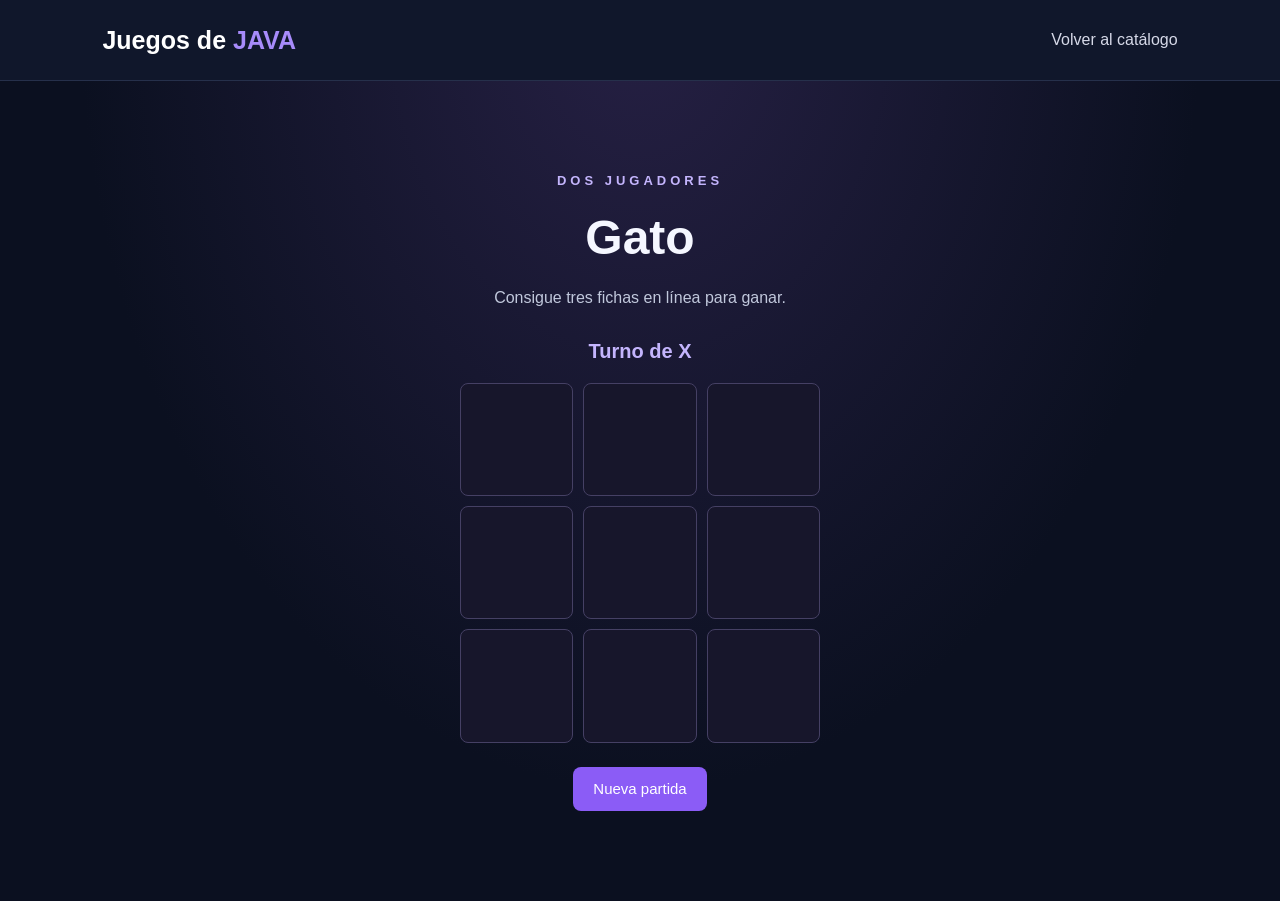
<file: HTML/gato.html>
<!doctype html>
<html lang="es">
    <head>
        <meta charset="UTF-8" />
        <meta name="viewport" content="width=device-width, initial-scale=1.0" />
        <meta name="theme-color" content="#0b1020" />
        <title>Gato | JavaPlay</title>
        <link rel="stylesheet" href="../styles/styles.css" />
        <link rel="stylesheet" href="../styles/gato.css" />
        <script src="../scripts/gato.js" defer></script>
    </head>
    <body class="pagina-gato">
        <header class="encabezado">
            <a href="../index.html" class="logo">Juegos de <span>JAVA</span></a>
            <nav aria-label="Navegación principal">
                <a href="../index.html">Volver al catálogo</a>
            </nav>
        </header>

        <main class="gato-principal">
            <section class="juego-gato" aria-labelledby="titulo-gato">
                <p class="etiqueta">DOS JUGADORES</p>
                <h1 id="titulo-gato">Gato</h1>
                <p class="gato-instruccion">Consigue tres fichas en línea para ganar.</p>
                <p class="gato-estado" id="estadoGato" aria-live="polite">Turno de X</p>

                <div class="tablero-gato" role="group" aria-label="Tablero de gato">
                    <button class="casilla-gato" type="button" data-casilla="0" aria-label="Casilla 1, vacía"></button>
                    <button class="casilla-gato" type="button" data-casilla="1" aria-label="Casilla 2, vacía"></button>
                    <button class="casilla-gato" type="button" data-casilla="2" aria-label="Casilla 3, vacía"></button>
                    <button class="casilla-gato" type="button" data-casilla="3" aria-label="Casilla 4, vacía"></button>
                    <button class="casilla-gato" type="button" data-casilla="4" aria-label="Casilla 5, vacía"></button>
                    <button class="casilla-gato" type="button" data-casilla="5" aria-label="Casilla 6, vacía"></button>
                    <button class="casilla-gato" type="button" data-casilla="6" aria-label="Casilla 7, vacía"></button>
                    <button class="casilla-gato" type="button" data-casilla="7" aria-label="Casilla 8, vacía"></button>
                    <button class="casilla-gato" type="button" data-casilla="8" aria-label="Casilla 9, vacía"></button>
                </div>

                <button class="reiniciar-gato" id="reiniciarGato" type="button">Nueva partida</button>
            </section>
        </main>
    </body>
</html>
</file>
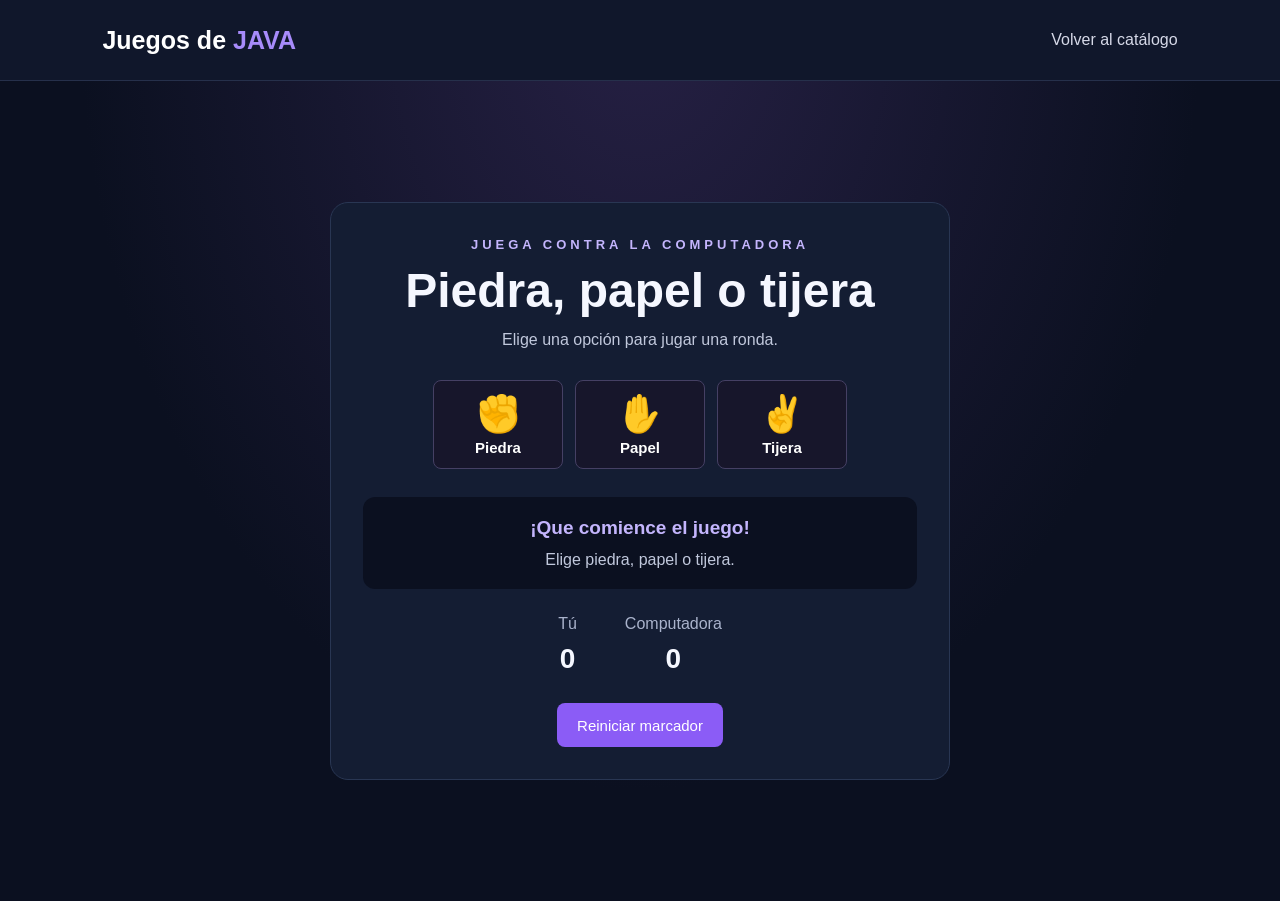
<file: HTML/ppt.html>
<!doctype html>
<html lang="es">
    <head>
        <meta charset="UTF-8" />
        <meta name="viewport" content="width=device-width, initial-scale=1.0" />
        <meta name="theme-color" content="#0b1020" />
        <title>Piedra, papel o tijera | JavaPlay</title>
        <link rel="stylesheet" href="../styles/styles.css" />
        <link rel="stylesheet" href="../styles/ppt.css" />
        <script src="../scripts/ppt.js" defer></script>
    </head>
    <body class="pagina-ppt">
        <header class="encabezado">
            <a href="../index.html" class="logo">Juegos de <span>JAVA</span></a>
            <nav aria-label="Navegación principal">
                <a href="../index.html">Volver al catálogo</a>
            </nav>
        </header>

        <main class="ppt-principal">
            <section class="juego-ppt" aria-labelledby="titulo-ppt">
                <p class="etiqueta">JUEGA CONTRA LA COMPUTADORA</p>
                <h1 id="titulo-ppt">Piedra, papel o tijera</h1>
                <p class="ppt-instruccion">Elige una opción para jugar una ronda.</p>

                <div class="ppt-opciones" role="group" aria-label="Elige tu jugada">
                    <button class="ppt-boton" type="button" data-eleccion="piedra">
                        <span class="ppt-icono" aria-hidden="true">✊</span>Piedra
                    </button>
                    <button class="ppt-boton" type="button" data-eleccion="papel">
                        <span class="ppt-icono" aria-hidden="true">✋</span>Papel
                    </button>
                    <button class="ppt-boton" type="button" data-eleccion="tijera">
                        <span class="ppt-icono" aria-hidden="true">✌️</span>Tijera
                    </button>
                </div>

                <p class="ppt-resultado" id="resultadoPpt" aria-live="polite" aria-atomic="true">
                    <strong>¡Que comience el juego!</strong>
                    <span>Elige piedra, papel o tijera.</span>
                </p>

                <div class="ppt-marcador" aria-label="Marcador">
                    <div><span>Tú</span><b id="puntosJugador">0</b></div>
                    <div><span>Computadora</span><b id="puntosComputadora">0</b></div>
                </div>

                <button class="reiniciar-ppt" id="reiniciarPpt" type="button">Reiniciar marcador</button>
            </section>
        </main>
    </body>
</html>
</file>
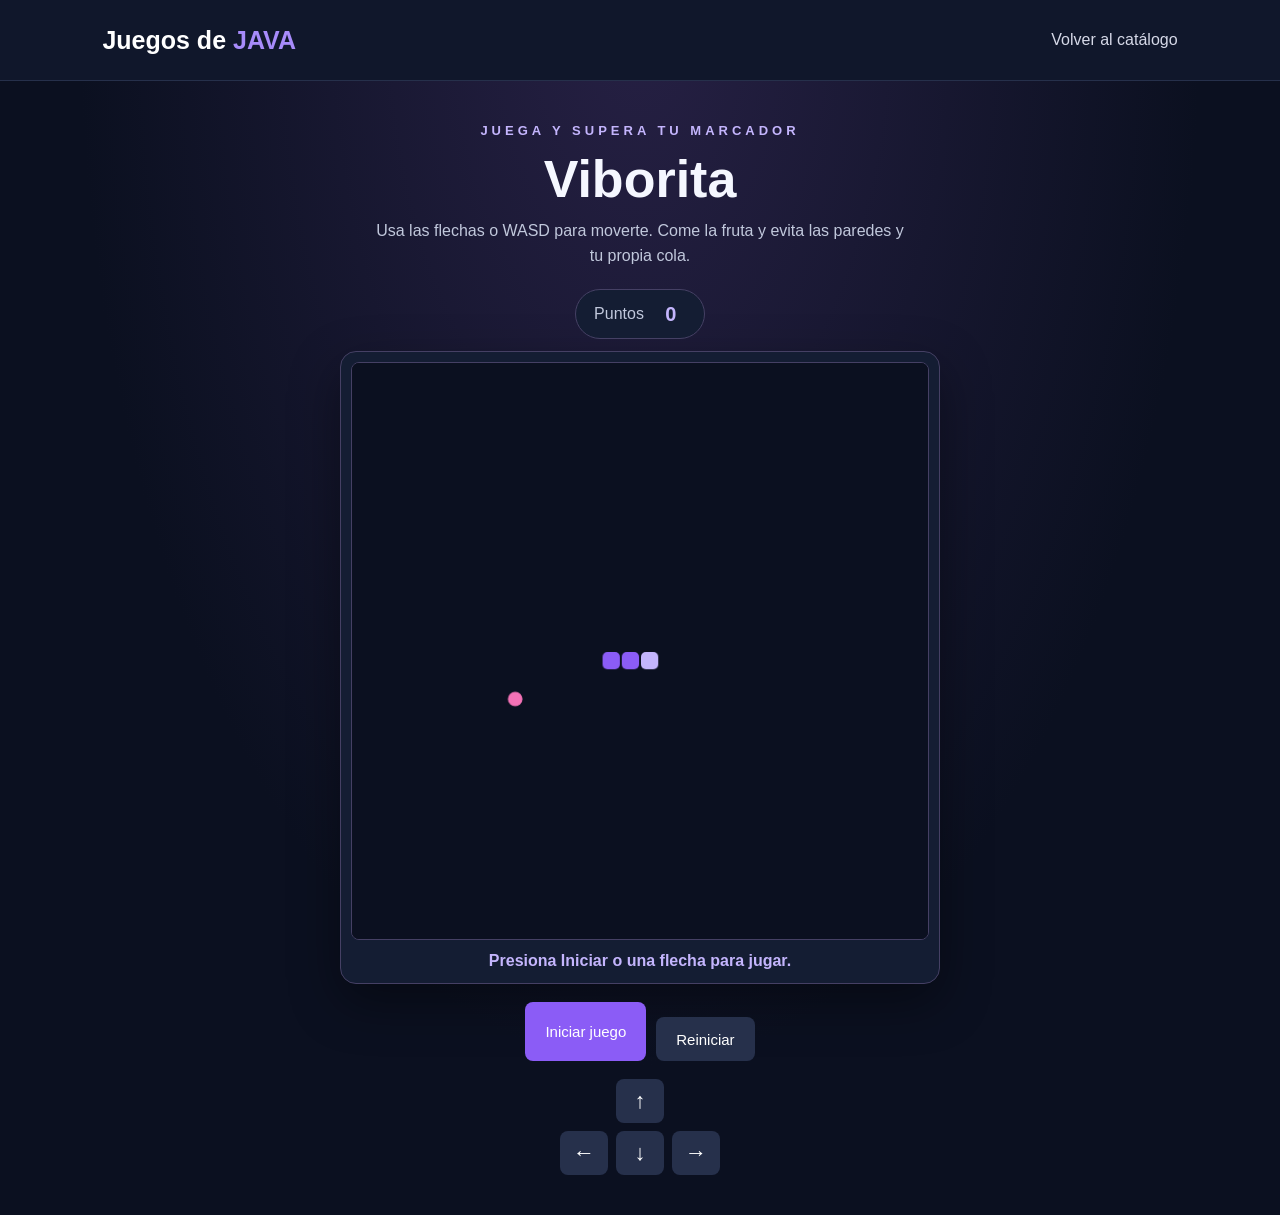
<file: HTML/vibora.html>
<!doctype html>
<html lang="es">
    <head>
        <meta charset="UTF-8" />
        <meta name="viewport" content="width=device-width, initial-scale=1.0" />
        <meta name="theme-color" content="#0b1020" />
        <title>Viborita | JavaPlay</title>
        <link rel="icon" type="image/jpeg" href="../assets/images/snake.jpg" />
        <link rel="stylesheet" href="../styles/styles.css" />
        <link rel="stylesheet" href="../styles/vibora.css" />
        <script src="../scripts/vibora.js" defer></script>
    </head>
    <body class="pagina-vibora">
        <header class="encabezado">
            <a href="../index.html" class="logo">Juegos de <span>JAVA</span></a>
            <nav aria-label="Navegación principal">
                <a href="../index.html">Volver al catálogo</a>
            </nav>
        </header>

        <main class="vibora-principal">
            <section class="juego-vibora" aria-labelledby="titulo-vibora">
                <p class="etiqueta">JUEGA Y SUPERA TU MARCADOR</p>
                <h1 id="titulo-vibora">Viborita</h1>
                <p class="vibora-instruccion">
                    Usa las flechas o WASD para moverte. Come la fruta y evita las paredes y tu propia cola.
                </p>

                <div class="vibora-marcador" aria-label="Puntaje">
                    <span>Puntos</span>
                    <strong id="puntajeVibora">0</strong>
                </div>

                <div class="vibora-tablero">
                    <canvas id="canvas" width="600" height="600" tabindex="0"
                        aria-label="Tablero de la viborita. Usa las flechas o WASD para moverte.">
                        Tu navegador no puede mostrar el tablero de la viborita.
                    </canvas>
                    <p id="estadoVibora" class="vibora-estado" aria-live="polite">
                        Presiona Iniciar o una flecha para jugar.
                    </p>
                </div>

                <div class="vibora-acciones">
                    <button id="iniciarVibora" type="button">Iniciar juego</button>
                    <button id="reiniciarVibora" class="secundario" type="button">Reiniciar</button>
                </div>

                <div class="vibora-controles" role="group" aria-label="Controles en pantalla">
                    <button type="button" data-direccion="arriba" aria-label="Mover arriba">↑</button>
                    <button type="button" data-direccion="izquierda" aria-label="Mover a la izquierda">←</button>
                    <button type="button" data-direccion="abajo" aria-label="Mover abajo">↓</button>
                    <button type="button" data-direccion="derecha" aria-label="Mover a la derecha">→</button>
                </div>
            </section>
        </main>
    </body>
</html>
</file>
<file: styles/styles.css>
* {
    margin: 0;
    padding: 0;
    box-sizing: border-box;
}

html {
    scroll-behavior: smooth;
}

body {
    font-family: Arial, sans-serif;
    background: #0b1020;
    color: #f5f7ff;
    line-height: 1.6;
}

.encabezado {
    display: flex;
    justify-content: space-between;
    align-items: center;
    padding: 20px 8%;
    background: #10172b;
    border-bottom: 1px solid #26304b;
    position: sticky;
    top: 0;
    z-index: 10;
}

.logo {
    color: white;
    font-size: 25px;
    font-weight: bold;
    text-decoration: none;
}

.logo span {
    color: #a78bfa;
}

nav {
    display: flex;
    gap: 24px;
}

nav a {
    color: #d6d9e8;
    text-decoration: none;
}

nav a:hover {
    color: #a78bfa;
}

.hero {
    text-align: center;
    padding: 100px 20px;
    background: radial-gradient(ellipse at top, #33215f, #0b1020 70%);
}

.etiqueta {
    color: #c4b5fd;
    letter-spacing: 4px;
    font-size: 13px;
    font-weight: bold;
}

.hero h1 {
    font-size: clamp(36px, 6vw, 65px);
    line-height: 1.15;
    margin: 20px 0;
}

.hero p:not(.etiqueta) {
    color: #c1c8dc;
    margin-bottom: 30px;
}

.boton {
    display: inline-block;
    padding: 13px 25px;
    background: #8b5cf6;
    color: white;
    border-radius: 9px;
    text-decoration: none;
    font-weight: bold;
}

.boton:hover,
button:hover {
    background: #7c3aed;
    transform: translateY(-2px);
}

.seccion,
.acerca,
.zona-juego {
    padding: 65px 8%;
    text-align: center;
}

.seccion h2,
.acerca h2,
.zona-juego h2 {
    font-size: 32px;
    margin-bottom: 10px;
}

.descripcion {
    color: #aab3cc;
    margin-bottom: 35px;
}

.catalogo {
    display: grid;
    grid-template-columns: repeat(2, minmax(0, 1fr));
    gap: 25px;
    max-width: 950px;
    margin: auto;
}

.tarjeta {
    background: #141d33;
    border: 1px solid #293653;
    border-radius: 16px;
    padding: 30px;
    text-align: left;
    transition: 0.2s;
}

.tarjeta:hover {
    border-color: #8b5cf6;
    transform: translateY(-4px);
}

.icono {
    font-size: 45px;
    margin-bottom: 15px;
}

.tarjeta h3 {
    margin-bottom: 10px;
}

.tarjeta p,
.acerca p {
    color: #aab3cc;
    margin-bottom: 20px;
}

button {
    border: none;
    padding: 12px 20px;
    background: #8b5cf6;
    color: white;
    border-radius: 8px;
    font-size: 15px;
    cursor: pointer;
    transition: 0.2s;
}

.secundario {
    margin-top: 15px;
    background: #26304b;
}

.zona-juego {
    background: #11182b;
    margin: 20px 8%;
    border: 1px solid #293653;
    border-radius: 16px;
}

.zona-juego button {
    margin: 6px;
}

.zona-juego input {
    padding: 12px;
    border: 1px solid #526080;
    border-radius: 8px;
    margin: 12px;
    max-width: 100%;
}

#resultado {
    margin: 20px 0;
    color: #c4b5fd;
    font-weight: bold;
}

footer {
    text-align: center;
    padding: 25px;
    background: #10172b;
    color: #9da8c3;
}

[hidden] {
    display: none !important;
}

@media (max-width: 650px) {
    .encabezado {
        flex-direction: column;
        gap: 15px;
    }

    nav {
        gap: 15px;
        flex-wrap: wrap;
        justify-content: center;
    }

    .catalogo {
        grid-template-columns: 1fr;
    }

    .hero {
        padding: 75px 20px;
    }
}
</file>
<file: styles/gato.css>
.pagina-gato {
    min-height: 100vh;
    background: radial-gradient(ellipse at 50% 0%, #262044, #0b1020 62%);
}

.gato-principal {
    display: grid;
    min-height: calc(100vh - 80px);
    place-items: center;
    padding: 48px 20px;
}

.juego-gato {
    width: min(100%, 420px);
    text-align: center;
}

.juego-gato h1 {
    margin: 8px 0;
    font-size: 48px;
}

.gato-instruccion {
    color: #c1c8dc;
}

.gato-estado {
    min-height: 32px;
    margin: 24px 0 16px;
    color: #c4b5fd;
    font-size: 20px;
    font-weight: bold;
}

.tablero-gato {
    display: grid;
    grid-template-columns: repeat(3, minmax(0, 1fr));
    gap: 10px;
    width: min(100%, 360px);
    aspect-ratio: 1;
    margin: 0 auto 24px;
}

.casilla-gato {
    display: grid;
    min-width: 0;
    min-height: 0;
    place-items: center;
    padding: 0;
    border: 1px solid #454064;
    border-radius: 8px;
    background: #17162b;
    color: #f5f7ff;
    font-size: clamp(42px, 14vw, 76px);
    font-weight: bold;
    line-height: 1;
}

.casilla-gato:hover {
    border-color: #a78bfa;
    background: #211e3a;
    transform: none;
}

.casilla-gato:focus-visible,
.reiniciar-gato:focus-visible {
    outline: 3px solid #c4b5fd;
    outline-offset: 3px;
}

.marca-x {
    color: #a78bfa;
}

.marca-o {
    color: #f0abfc;
}

.reiniciar-gato {
    min-height: 44px;
}
</file>
<file: styles/ppt.css>
.pagina-ppt {
    min-height: 100vh;
    background: radial-gradient(ellipse at 50% 0%, #262044, #0b1020 62%);
}

.ppt-principal {
    display: grid;
    min-height: calc(100vh - 80px);
    place-items: center;
    padding: 48px 20px;
}

.juego-ppt {
    width: min(100%, 620px);
    padding: 32px;
    border: 1px solid #293653;
    border-radius: 18px;
    background: #141d33;
    text-align: center;
}

.juego-ppt h1 {
    margin: 8px 0;
    font-size: clamp(32px, 7vw, 48px);
    line-height: 1.15;
}

.ppt-instruccion {
    color: #c1c8dc;
}

.ppt-opciones {
    display: flex;
    justify-content: center;
    flex-wrap: wrap;
    gap: 12px;
    margin: 28px 0;
}

.ppt-boton {
    min-width: 130px;
    border: 1px solid #454064;
    background: #17162b;
    font-weight: bold;
}

.ppt-boton:hover {
    border-color: #a78bfa;
    background: #211e3a;
}

.ppt-boton:focus-visible,
.reiniciar-ppt:focus-visible {
    outline: 3px solid #c4b5fd;
    outline-offset: 3px;
}

.ppt-icono {
    display: block;
    margin-bottom: 4px;
    font-size: 36px;
}

.ppt-resultado {
    display: grid;
    min-height: 90px;
    align-content: center;
    gap: 4px;
    padding: 16px;
    border-radius: 12px;
    background: #0b1020;
    color: #c1c8dc;
}

.ppt-resultado strong {
    color: #c4b5fd;
    font-size: 19px;
}

.ppt-marcador {
    display: flex;
    justify-content: center;
    gap: 48px;
    margin: 22px 0;
}

.ppt-marcador span {
    color: #aab3cc;
}

.ppt-marcador b {
    display: block;
    color: #f5f7ff;
    font-size: 28px;
}

.reiniciar-ppt {
    min-height: 44px;
}

@media (max-width: 650px) {
    .juego-ppt {
        padding: 24px 16px;
    }

    .ppt-boton {
        min-width: 95px;
        padding: 12px 8px;
    }
}
</file>
<file: styles/vibora.css>
.pagina-vibora {
    min-height: 100vh;
    background: radial-gradient(ellipse at 50% 0%, #262044, #0b1020 62%);
}

.vibora-principal {
    display: grid;
    min-height: calc(100vh - 80px);
    place-items: center;
    padding: 40px 20px;
}

.juego-vibora {
    width: min(100%, 680px);
    text-align: center;
}

.juego-vibora h1 {
    margin: 8px 0;
    font-size: clamp(36px, 7vw, 52px);
    line-height: 1.15;
}

.vibora-instruccion {
    max-width: 540px;
    margin: 0 auto;
    color: #c1c8dc;
}

.vibora-marcador {
    display: inline-flex;
    align-items: center;
    gap: 12px;
    margin: 20px auto 12px;
    padding: 8px 18px;
    border: 1px solid #454064;
    border-radius: 999px;
    background: #141d33;
    color: #c1c8dc;
}

.vibora-marcador strong {
    min-width: 1.5em;
    color: #c4b5fd;
    font-size: 20px;
}

.vibora-tablero {
    width: min(100%, 600px);
    margin: 0 auto;
    padding: 10px;
    border: 1px solid #454064;
    border-radius: 16px;
    background: #141d33;
    box-shadow: 0 18px 50px #0006;
}

#canvas {
    display: block;
    width: 100%;
    height: auto;
    border: 1px solid #454064;
    border-radius: 8px;
    background: #0b1020;
    touch-action: none;
}

#canvas:focus-visible,
.vibora-acciones button:focus-visible,
.vibora-controles button:focus-visible {
    outline: 3px solid #c4b5fd;
    outline-offset: 3px;
}

.vibora-estado {
    min-height: 26px;
    padding: 8px 4px 0;
    color: #c4b5fd;
    font-weight: bold;
}

.vibora-acciones {
    display: flex;
    justify-content: center;
    flex-wrap: wrap;
    gap: 10px;
    margin-top: 18px;
}

.vibora-acciones button {
    min-height: 44px;
}

.vibora-controles {
    display: grid;
    grid-template-columns: repeat(3, 48px);
    grid-template-rows: repeat(2, 44px);
    justify-content: center;
    gap: 8px;
    margin: 18px auto 0;
}

.vibora-controles button {
    padding: 0;
    background: #26304b;
    font-size: 22px;
    font-weight: bold;
}

.vibora-controles button:hover {
    background: #3b316d;
    transform: none;
}

.vibora-controles button:nth-child(1) {
    grid-area: 1 / 2;
}

.vibora-controles button:nth-child(2) {
    grid-area: 2 / 1;
}

.vibora-controles button:nth-child(3) {
    grid-area: 2 / 2;
}

.vibora-controles button:nth-child(4) {
    grid-area: 2 / 3;
}

@media (max-width: 650px) {
    .vibora-principal {
        padding: 32px 14px;
    }

    .vibora-tablero {
        padding: 6px;
        border-radius: 12px;
    }
}
</file>
